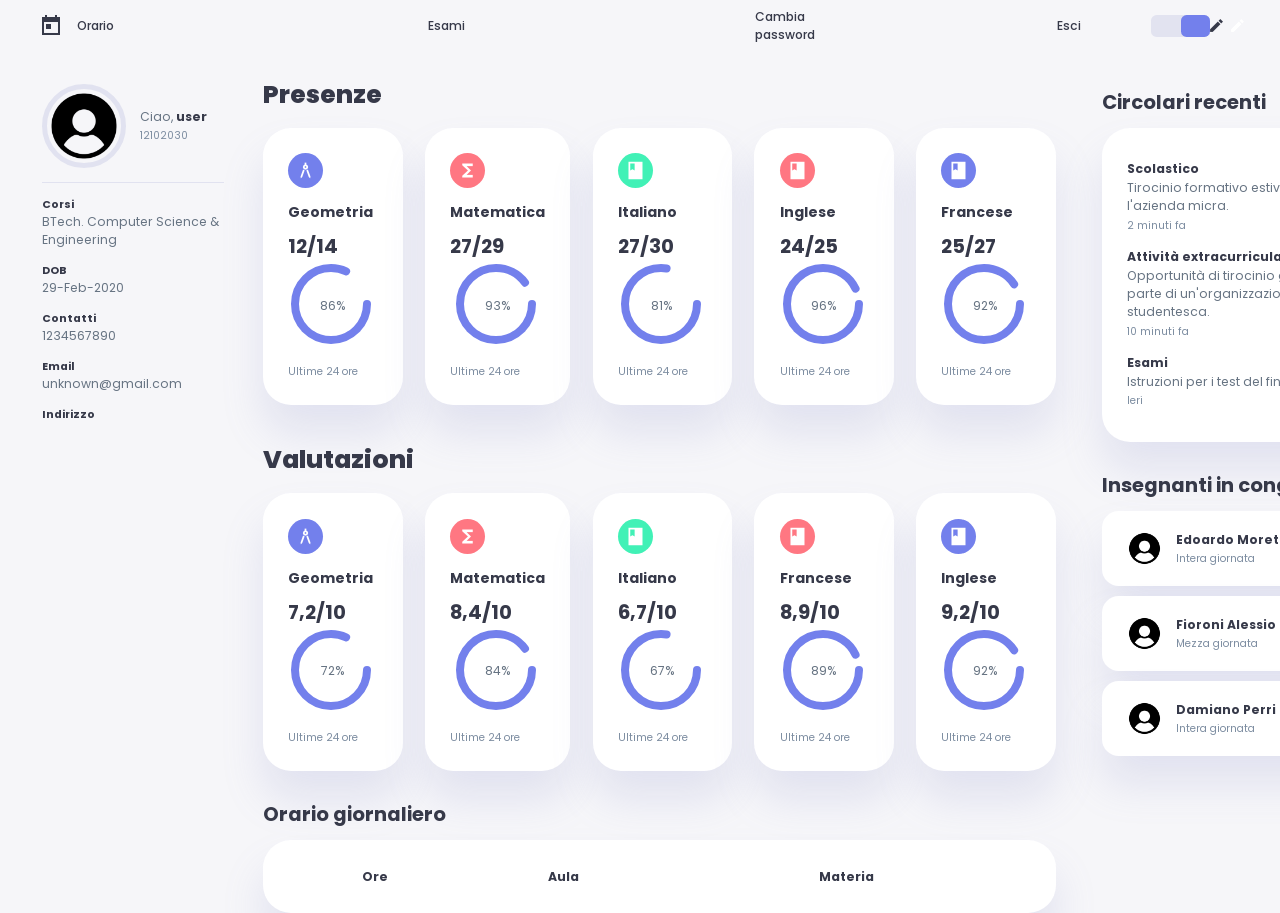
<file: public/pages/index.html>
<!DOCTYPE html>
<html lang="it">
<head>
    <meta charset="UTF-8">
    <meta http-equiv="X-UA-Compatible" content="IE=edge">
    <meta name="viewport" content="width=device-width, initial-scale=1.0">
    <title>Didattix | Home</title>
    <link rel="shortcut icon" href="../../private/images/logo.png">
    <link href="https://fonts.googleapis.com/icon?family=Material+Icons+Sharp" rel="stylesheet">
    <link rel="stylesheet" href="../../private/css/style.css">
</head>
<body>
    <header>
        <div class="logo" title="University Management System">
            <img src="../../private/images/logo.png" alt="logo">
            <h2>Di<span class="danger">Dattix</span></h2>
        </div>
        <div class="navbar">
            <a href="index.html" class="active">
                <span class="material-icons-sharp">home</span>
                <h3>Home</h3>
            </a>
            <a href="timetable.html" onclick="timeTableAll()">
                <span class="material-icons-sharp">today</span>
                <h3>Orario</h3>
            </a> 
            <a href="exam.html">
                <span class="material-icons-sharp">grid_view</span>
                <h3>Esami</h3>
            </a>
            <a href="password.html">
                <span class="material-icons-sharp">password</span>
                <h3>Cambia password</h3>
            </a>
            <a href="#">
                <span class="material-icons-sharp" onclick="">logout</span>
                <h3>Esci</h3>
            </a>
        </div>
        <div id="profile-btn">
            <span class="material-icons-sharp">person</span>
        </div>
        <div class="theme-toggler">
            <span class="material-icons-sharp active">light_mode</span>
            <span class="material-icons-sharp">dark_mode</span>
        </div>
        
    </header>
    <div class="container">
        <aside>
            <div class="profile">
                <div class="top">
                    <div class="profile-photo">
                        <img src="../../private/images/user-icon.png" alt="user">
                    </div>
                    <div class="info">
                        <p>Ciao, <b>user</b> </p>
                        <small class="text-muted">12102030</small>
                    </div>
                </div>
                <div class="about">
                    <h5>Corsi</h5>
                    <p>BTech. Computer Science & Engineering</p>
                    <h5>DOB</h5>
                    <p>29-Feb-2020</p>
                    <h5>Contatti</h5>
                    <p>1234567890</p>
                    <h5>Email</h5>
                    <p>unknown@gmail.com</p>
                    <h5>Indirizzo</h5>
                    <p></p>
                </div>
            </div>
        </aside>

        <main>
            <h1>Presenze</h1>
            <div class="subjects">
                <div class="eg">
                    <span class="material-icons-sharp">architecture</span>
                    <h3>Geometria</h3>
                    <h2>12/14</h2>
                    <div class="progress">
                        <svg><circle cx="38" cy="38" r="36"></circle></svg>
                        <div class="number"><p>86%</p></div>
                    </div>
                    <small class="text-muted">Ultime 24 ore</small>
                </div>
                <div class="mth">
                    <span class="material-icons-sharp">functions</span>
                    <h3>Matematica</h3>
                    <h2>27/29</h2>
                    <div class="progress">
                        <svg><circle cx="38" cy="38" r="36"></circle></svg>
                        <div class="number"><p>93%</p></div>
                    </div>
                    <small class="text-muted">Ultime 24 ore</small>
                </div>
                <div class="cs">
                    <span class="material-icons-sharp">book</span>
                    <h3>Italiano</h3>
                    <h2>27/30</h2>
                    <div class="progress">
                        <svg><circle cx="38" cy="38" r="36"></circle></svg>
                        <div class="number"><p>81%</p></div>
                    </div>
                    <small class="text-muted">Ultime 24 ore</small>
                </div>
                <div class="cg">
                    <span class="material-icons-sharp">book</span>
                    <h3>Inglese</h3>
                    <h2>24/25</h2>
                    <div class="progress">
                        <svg><circle cx="38" cy="38" r="36"></circle></svg>
                        <div class="number"><p>96%</p></div>
                    </div>
                    <small class="text-muted">Ultime 24 ore</small>
                </div>
                <div class="net">
                    <span class="material-icons-sharp">book</span>
                    <h3>Francese</h3>
                    <h2>25/27</h2>
                    <div class="progress">
                        <svg><circle cx="38" cy="38" r="36"></circle></svg>
                        <div class="number"><p>92%</p></div>
                    </div>
                    <small class="text-muted">Ultime 24 ore</small>
                </div>
            </div>

            <br><br>
            <h1>Valutazioni</h1>
            <div class="subjects">
                <div class="eg">
                    <span class="material-icons-sharp">architecture</span>
                    <h3>Geometria</h3>
                    <h2>7,2/10</h2>
                    <div class="progress">
                        <svg><circle cx="38" cy="38" r="36"></circle></svg>
                        <div class="number"><p>72%</p></div>
                    </div>
                    <small class="text-muted">Ultime 24 ore</small>
                </div>
                <div class="mth">
                    <span class="material-icons-sharp">functions</span>
                    <h3>Matematica</h3>
                    <h2>8,4/10</h2>
                    <div class="progress">
                        <svg><circle cx="38" cy="38" r="36"></circle></svg>
                        <div class="number"><p>84%</p></div>
                    </div>
                    <small class="text-muted">Ultime 24 ore</small>
                </div>
                <div class="cs">
                    <span class="material-icons-sharp">book</span>
                    <h3>Italiano</h3>
                    <h2>6,7/10</h2>
                    <div class="progress">
                        <svg><circle cx="38" cy="38" r="36"></circle></svg>
                        <div class="number"><p>67%</p></div>
                    </div>
                    <small class="text-muted">Ultime 24 ore</small>
                </div>
                <div class="cg">
                    <span class="material-icons-sharp">book</span>
                    <h3>Francese</h3>
                    <h2>8,9/10</h2>
                    <div class="progress">
                        <svg><circle cx="38" cy="38" r="36"></circle></svg>
                        <div class="number"><p>89%</p></div>
                    </div>
                    <small class="text-muted">Ultime 24 ore</small>
                </div>
                <div class="net">
                    <span class="material-icons-sharp">book</span>
                    <h3>Inglese</h3>
                    <h2>9,2/10</h2>
                    <div class="progress">
                        <svg><circle cx="38" cy="38" r="36"></circle></svg>
                        <div class="number"><p>92%</p></div>
                    </div>
                    <small class="text-muted">Ultime 24 ore</small>
                </div>
            </div>

            <div class="timetable" id="timetable">
                <div>
                    <span id="prevDay">&lt;</span>
                    <h2>Orario giornaliero</h2>
                    <span id="nextDay">&gt;</span>
                </div>
                <span class="closeBtn" onclick="timeTableAll()">X</span>
                <table>
                    <thead>
                        <tr>
                            <th>Ore</th>
                            <th>Aula</th>
                            <th>Materia</th>
                            <th></th>
                        </tr>
                    </thead>
                    <tbody></tbody>
                </table>
            </div>
        </main>

        <div class="right">
            <div class="announcements">
                <h2>Circolari recenti</h2>
                <div class="updates">
                    <div class="message">
                        <p><b>Scolastico</b><br>Tirocinio formativo estivo presso l'azienda micra.</p>
                        <small class="text-muted">2 minuti fa</small>
                    </div>
                    <div class="message">
                        <p><b>Attività extracurriculari</b><br>Opportunità di tirocinio globale da parte di un'organizzazione studentesca.</p>
                        <small class="text-muted">10 minuti fa</small>
                    </div>
                    <div class="message">
                        <p><b>Esami</b><br>Istruzioni per i test del fine trimestre.</p>
                        <small class="text-muted">Ieri</small>
                    </div>
                </div>
            </div>

            <div class="leaves">
                <h2>Insegnanti in congedo</h2>
                <div class="teacher">
                    <div class="profile-photo"><img src="../../private/images/user-icon.png" alt="pf"></div>
                    <div class="info">
                        <h3>Edoardo Moretti</h3>
                        <small class="text-muted">Intera giornata</small>
                    </div>
                </div>
                <div class="teacher">
                    <div class="profile-photo"><img src="../../private/images/user-icon.png" alt="pf"></div>
                    <div class="info">
                        <h3>Fioroni Alessio</h3>
                        <small class="text-muted">Mezza giornata</small>
                    </div>
                </div>
                <div class="teacher">
                    <div class="profile-photo"><img src="../../private/images/user-icon.png" alt="pf"></div>
                    <div class="info">
                        <h3>Damiano Perri</h3>
                        <small class="text-muted">Intera giornata</small>
                    </div>
                </div>
            </div>

        </div>
    </div>

    <script src="../../private/js/timeTable.js"></script>
    <script src="../../private/js/app.js"></script>
</body>
</html>
</file>
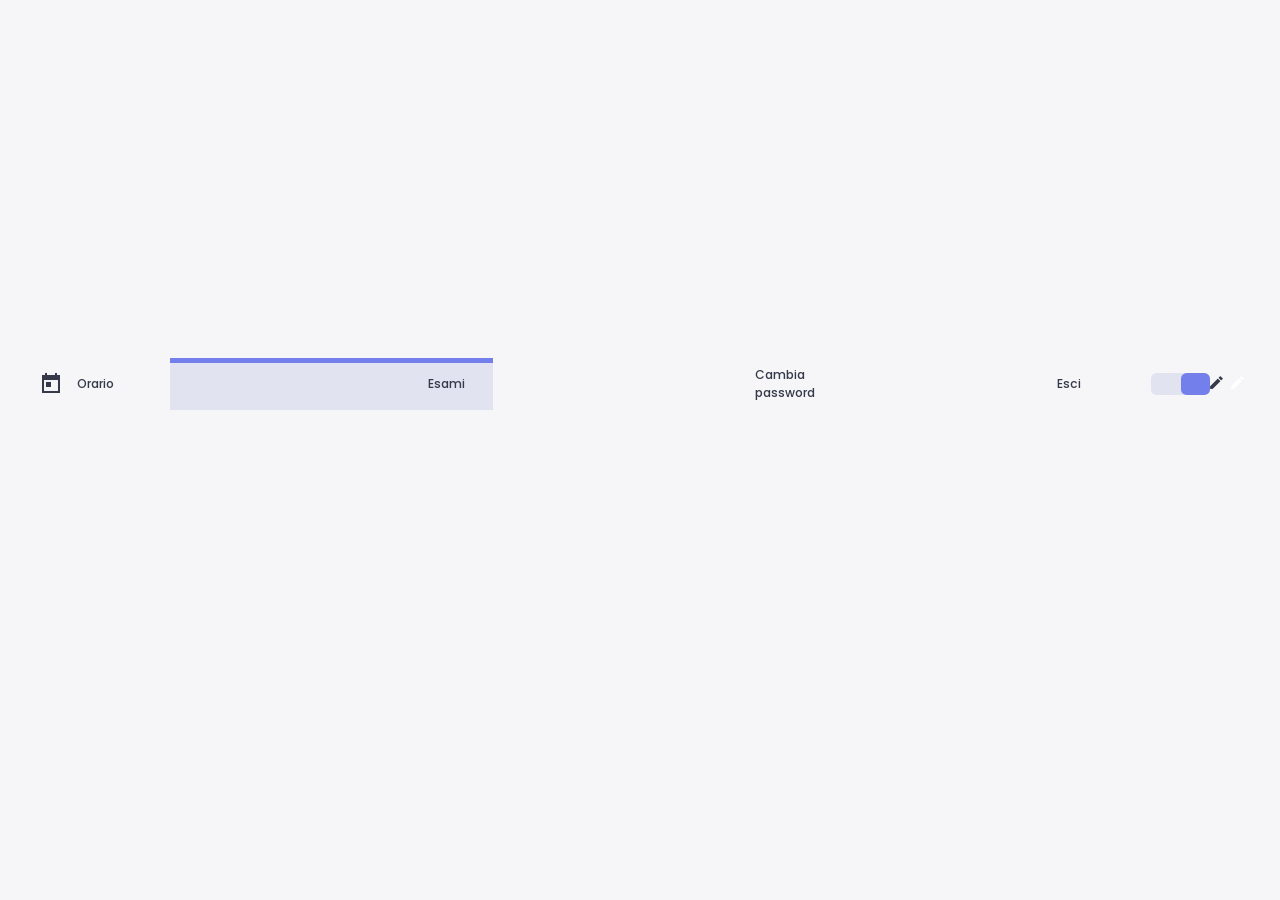
<file: public/pages/exam.html>
<!DOCTYPE html>
<html lang="it">
<head>
    <meta charset="UTF-8">
    <meta http-equiv="X-UA-Compatible" content="IE=edge">
    <meta name="viewport" content="width=device-width, initial-scale=1.0">
    <title>Didattix | Esami</title>
    <link href="https://fonts.googleapis.com/icon?family=Material+Icons+Sharp" rel="stylesheet">
    <link rel="shortcut icon" href="../../private/images/logo.png">
    <link rel="stylesheet" href="../../private/css/style.css">

    <style>
        body{overflow: hidden;}
        header{position: relative;}
        .exam{
            display: flex;
            align-items: center;
            justify-content: center;
            flex-direction: column;
            height: 80vh;
            width: 80%;
            margin: auto;
        }
    </style>
</head>
<body>
    <header>
        <div class="logo">
            <img src="../../private/images/logo.png" alt="logo">
            <h2>Di<span class="danger">Dattix</span></h2>
        </div>
        <div class="navbar">
            <a href="index.html">
                <span class="material-icons-sharp">home</span>
                <h3>Home</h3>
            </a>
            <a href="timetable.html" onclick="timeTableAll()">
                <span class="material-icons-sharp">today</span>
                <h3>Orario</h3>
            </a> 
            <a href="exam.html" class="active">
                <span class="material-icons-sharp">grid_view</span>
                <h3>Esami</h3>
            </a>
            <a href="password.html">
                <span class="material-icons-sharp">password</span>
                <h3>Cambia password</h3>
            </a>
            <a href="#">
                <span class="material-icons-sharp">logout</span>
                <h3>Esci</h3>
            </a>
        </div>
        <div id="profile-btn" style="display: none;">
            <span class="material-icons-sharp">person</span>
        </div>
        <div class="theme-toggler">
            <span class="material-icons-sharp active">light_mode</span>
            <span class="material-icons-sharp">dark_mode</span>
        </div>
    </header>

    <main>
        <div class="exam timetable">
            <h2>Esami disponibili</h2>
            <table>
                <thead>
                    <tr>
                        <th>Data</th>
                        <th>Ore</th>
                        <th>Materia</th>
                        <th>Aula</th>
                    </tr>
                </thead>
                <tbody>
                    <tr>
                        <td>13 Maggio 2025</td>
                        <td>09:00 - 12:00</td>
                        <td>Ialiano</td>
                        <td>IT-13</td>
                    </tr>
                    <tr>
                        <td>16 Maggio 2025</td>
                        <td>09:00 - 12:00</td>
                        <td>Inglese</td>
                        <td>ING-04</td>
                    </tr>
                    <tr>
                        <td>19 May 2025</td>
                        <td>09:00 - 12:00</td>
                        <td>Matematica</td>
                        <td>MT-05</td>
                    </tr>
                </tbody>
            </table>
        </div>
    </main>
    </main>

</body>

<script src="../../private/js/app.js"></script>
</html>
</file>
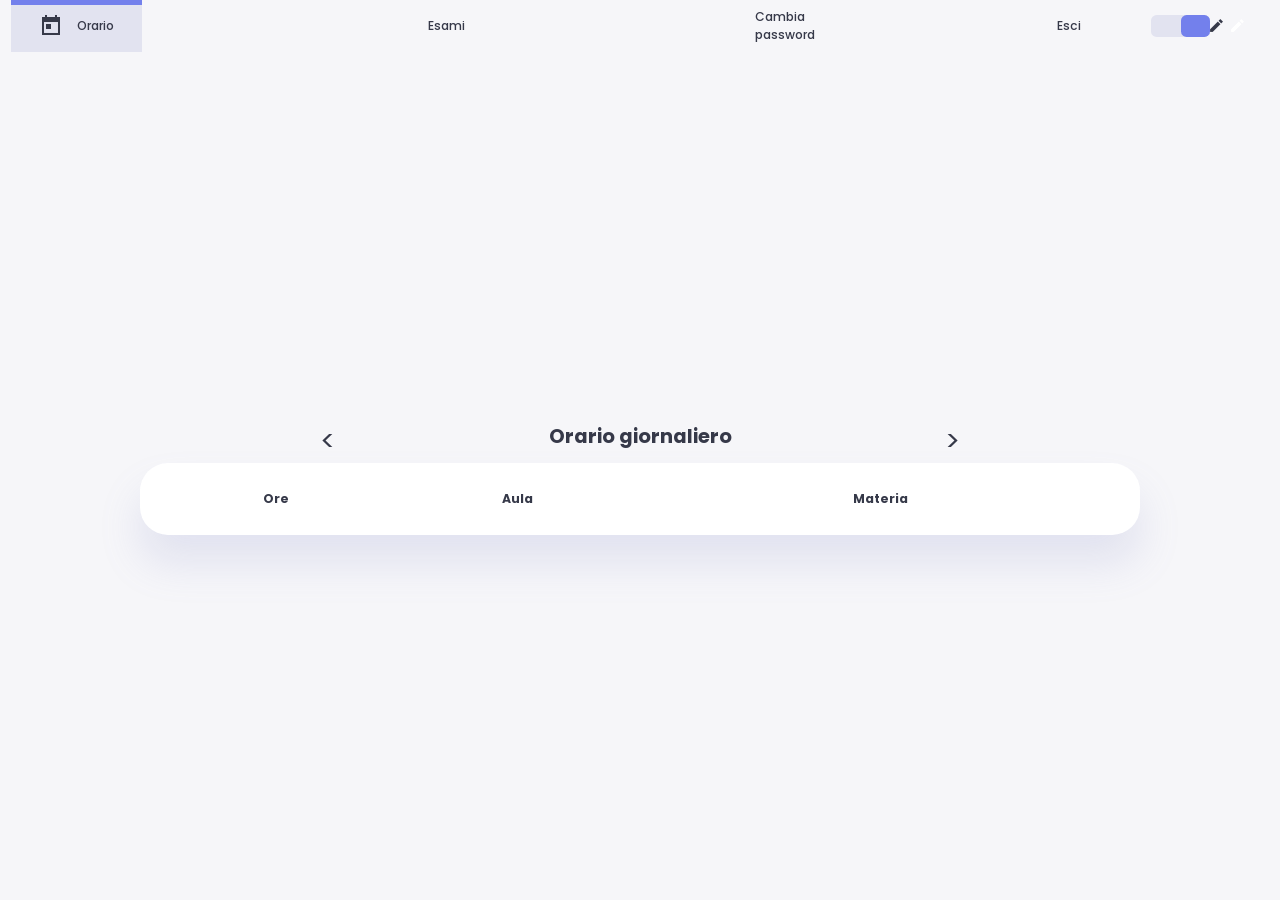
<file: public/pages/timetable.html>
<!DOCTYPE html>
<html lang="it">
<head>
    <meta charset="UTF-8">
    <meta http-equiv="X-UA-Compatible" content="IE=edge">
    <meta name="viewport" content="width=device-width, initial-scale=1.0">
    <title>Didattix | Orario</title>
    <link href="https://fonts.googleapis.com/icon?family=Material+Icons+Sharp" rel="stylesheet">
    <link rel="shortcut icon" href="../../private/images/logo.png">
    <link rel="stylesheet" href="../../private/css/style.css">
</head>
<body>
    <header>
        <div class="logo">
            <img src="../../private/images/logo.png" alt="logo">
            <h2>Di<span class="danger">Dattix</span></h2>
        </div>
        <div class="navbar">
            <a href="index.html">
                <span class="material-icons-sharp">home</span>
                <h3>Home</h3>
            </a>
            <a href="timetable.html" class="active" onclick="timeTableAll()">
                <span class="material-icons-sharp">today</span>
                <h3>Orario</h3>
            </a> 
            <a href="exam.html">
                <span class="material-icons-sharp">grid_view</span>
                <h3>Esami</h3>
            </a>
            <a href="password.html">
                <span class="material-icons-sharp">password</span>
                <h3>Cambia password</h3>
            </a>
            <a href="#">
                <span class="material-icons-sharp">logout</span>
                <h3>Esci</h3>
            </a>
        </div>
        <div id="profile-btn" style="display: none;">
            <span class="material-icons-sharp">person</span>
        </div>
        <div class="theme-toggler">
            <span class="material-icons-sharp active">light_mode</span>
            <span class="material-icons-sharp">dark_mode</span>
        </div>
        
    </header>

    <main style="margin: 0;">
        <div class="timetable active" id="timetable">
            <div>
                <span id="prevDay">&lt;</span>
                <h2>Orario giornaliero</h2>
                <span id="nextDay">&gt;</span>
            </div>
            <table>
                <thead>
                    <tr>
                        <th>Ore</th>
                        <th>Aula</th>
                        <th>Materia</th>
                        <th></th>
                    </tr>
                </thead>
                <tbody></tbody>
            </table>
        </div>
    </main>

</body>

<script src="../../private/js/timeTable.js"></script>
<script src="../../private/js/app.js"></script>
</html>
</file>
<file: private/css/style.css>
@import url('https://fonts.googleapis.com/css2?family=Cairo:wght@200;300;400;500;600;700;800;900&family=Poppins:wght@300;400;500;600;700;800&display=swap');

:root{
    --color-primary: #7380ec;
    --color-danger: #ff7782;
    --color-success: #41f1b6;
    --color-warning: #ffbb55;
    --color-white: #fff;
    --color-info: #7d8da1;
    --color-dark: #363949;
    --color-light: rgba(132, 139, 200, 0.18);
    --color-dark-varient: #677483;
    --color-background: #f6f6f9;
    
    --card-border-radius: 2rem;
    --border-radius-1: 0.4rem;
    --border-radius-2: 1.2rem;

    --card-padding: 1.8rem;
    --box-shadow: 0 2rem 3rem var(--color-light)    
}

.dark-theme{
    --color-background: #181a1e;
    --color-white: #202528;
    --color-dark: #edeffd;
    --color-dark-varient: #a3bdcc;
    --color-light: rgba(0,0,0,0.4);
    --box-shadow: 0 2rem 3rem var(--color-light)
}


*{
    margin:0;
    padding: 0;
    text-decoration: none;
    list-style: none;
    box-sizing: border-box;
}

html{
    font-size: 14px;
    scroll-behavior: smooth;
}
body{
    font-family: 'Poppins', sans-serif;
    font-size: .88rem;
    background: var(--color-background);
    user-select: none;
    overflow-x: hidden;
    color: var(--color-dark);
    display: flex;
}
*{
    color: var(--color-dark);
}
img{
    display: block;
    width: 100%;
}
h1{
    font-weight: 800;
    font-size: 1.8rem;
}
h2{font-size: 1.4rem;}
h3{font-size: .87rem;}
h4{font-size: .8rem;}
h5{font-size: .77rem;}
small{font-size: .75rem;}

.text-muted{color: var(--color-info);}
p{color: var(--color-dark-varient);}
b{color: var(--color-dark);}

.primary{color: var(--color-primary);}
.danger{color: var(--color-danger);}
.success{color: var(--color-success)}
.warning{color: var(--color-warning);}

.container{
    position: relative;
    display: grid;
    width: 93%;
    margin: 0 3rem;
    gap: 1.8rem;
    grid-template-columns: 14rem auto 23rem;
    padding-top: 4rem;
}
header h3{font-weight: 500;} 
header{
    position: fixed;
    width: 100vw;
    z-index: 1000;
    background-color: var(--color-background);
}
header.active{box-shadow: var(--box-shadow);}
header .logo{
    display: flex;
    gap: .8rem;
    margin-right: auto;
}
header .logo img{
    width: 2rem;
    height: 2rem;
}

header,
header .navbar{
    display: flex;
    align-items: center;
    justify-content: flex-end;
    padding: 0 3rem;
    color: var(--color-info);
}
header .navbar a{
    display: flex;
    margin-left: 2rem;
    gap: 1rem;
    align-items: center;
    justify-content: space-between;
    position: relative;
    height: 3.7rem;
    transition: all 300ms ease;
    padding: 0 2rem;
}
header .navbar a:hover {
    padding-top: 1.5rem;
}
header .navbar a.active{
    background: var(--color-light);
    color: var(--color-primary);
}
header .navbar a.active::before{
    content: "";
    background-color: var(--color-primary);
    position: absolute;
    height: 5px;
    width: 100%;
    left: 0;top: 0;
}
header #profile-btn{
    display: none;
    font-size: 2rem;
    margin: .5rem 2rem 0 0;
    cursor: pointer;
}
header .theme-toggler{
    background: var(--color-light);
    display: flex;
    justify-content: space-between;
    align-items: center;
    height: 1.6rem;
    width: 4.2rem;
    cursor: pointer;
    border-radius: var(--border-radius-1);
    margin-right: 2rem;
}
header .theme-toggler span{
    font-size: 1.2rem;
    width: 50%;
    height: 100%;
    display: flex;
    align-items: center;
    justify-content: center;
}
header .theme-toggler span.active{
    background-color: var(--color-primary);
    color: white;
    border-radius: var(--border-radius-1);
}

/* Profile section  */
aside .profile{
    margin-top: 2rem;
    width: 13rem;
    position: fixed;
}
aside .profile .top{
    display: flex;
    align-items: center;
    gap: 1rem;
    border-bottom: 1px solid var(--color-light);
    padding-bottom: 1rem;
}
aside .profile .top:hover .profile-photo{
    scale: 1.05;
}
aside .profile .top .profile-photo{
    width: 6rem;
    height: 6rem;
    border-radius: 50%;
    overflow: hidden;
    border: 5px solid var(--color-light);
    transition: all 400ms ease;
}
aside .profile .about p{
    padding-bottom: 1rem;
}
aside .profile .about{
    margin-top: 1rem;
}

/* Home Section */
main{
    position: relative;
    margin-top: 1.4rem;
}
main .subjects{
    display: grid;
    grid-template-columns: repeat(5, 1fr);
    gap: 1.6rem;
}

main .subjects > div.presente { background: green; }
main .subjects > div.presente h2 { font-size: 30px; color: #fff; }
main .subjects > div.assente { background: red; }
main .subjects > div.assente h2 { font-size: 30px; color: #fff; }
main .subjects > div.ritardo { background: darkgoldenrod; }
main .subjects > div.ritardo h2 { font-size: 30px; color: #fff; }
main .subjects > div.uscita { background: gold; color: #fff; }
main .subjects > div.uscita h2 { font-size: 30px; }
main .subjects > div{
    background-color: var(--color-white);
    padding: var(--card-padding);
    border-radius: var(--card-border-radius);
    margin-top: 1rem;
    box-shadow: var(--box-shadow);
    transition: all 300ms ease;
}
main .subjects > div:hover{
    box-shadow: none;
}
main .subjects > div span{
    background-color: var(--color-primary);
    padding: .5rem;
    border-radius: 50%;
    color: var(--color-white);
    font-size: 1.5rem;
}
main .subjects > div.mth span,main .subjects > div.cg span{background: var(--color-danger);}
main .subjects > div.cs span{background: var(--color-success);}

main .subjects h3{
    margin: 1rem 0 0.6rem;
    font-size: 1rem;
}
main .subjects .progress{
    position: relative;
    width: 89px;
    height: 89px;
    border-radius: 50%;
    margin: auto;
}
main .subjects svg circle{
    fill: none;
    stroke: var(--color-primary);
    stroke-width: 8;
    stroke-linecap: round;
    transform: translate(5px, 5px);
    stroke-dasharray: 110;
    stroke-dashoffset: 92;
}
main .subjects .eg svg circle{
    stroke-dashoffset: 25;
    stroke-dasharray: 210;
}
main .subjects .mth svg circle{
    stroke-dashoffset: 7;
    stroke-dasharray: 210;
}
main .subjects .cs svg circle{
    stroke-dashoffset: 35;
    stroke-dasharray: 210;
}
main .subjects .cg svg circle{
    stroke-dashoffset: 0;
    stroke-dasharray: 210;
}
main .subjects .net svg circle{
    stroke-dashoffset: 5;
    stroke-dasharray: 210;
}
main .subjects .progress .number{
    position: absolute;
    top: 0;left: 0;
    height: 100%;
    width: 100%;
    display: flex;
    justify-content: center;
    align-items: center;
}
main .subjects small{
    margin-top: 1rem;
    display: block;
}
main h1 span{
    font-weight: normal;
    font-size: 15px;
}
main h1 a{
    text-decoration: underline;
}

/* ==== Edit user ==== */
.user-details-card {
    margin-top: 2rem;
    background: var(--color-white);
    padding: 2rem;
    border-radius: var(--card-border-radius);
    box-shadow: var(--box-shadow);
    max-width: 1000px;
    width: 100%;
}

.user-details-card table {
    width: 100%;
    border-collapse: collapse;
    font-size: 1.1rem;
}

.user-details-card th,
.user-details-card td {
    text-align: left;
    padding: 1rem 1.5rem;
    border-bottom: 1px solid #ddd;
}
.user-details-card th{
    color: var(--color-primary);
    font-weight: 600;
    width: 30%;
}
.stato {
    display: inline-block;
    width: 25px;
    height: 25px;
    line-height: 25px;
    text-align: center;
    font-weight: bold;
    color: white;
    border-radius: 4px;
    font-family: Arial, sans-serif;
}
.presente {
    background-color: #28a745;
}

.assente {
    background-color: #dc3545;
}

.edit-actions{
    margin-top: 1.5rem;
    display: flex;
    justify-content: space-between;
}
.buttons{
    display: flex;
    gap: 1rem;
    margin-top: 1rem;
}
.btn-discord{
    display: inline-block;
    padding: 0.8rem 1.6rem;
    border-radius: 8px;
    font-weight: 600;
    text-decoration: none;
    color: white;
    transition: background 0.3s ease, transform 0.2s ease;
}
.btn-blue{
    background-color: #5865F2;
}
.btn-blue:hover{
    background-color: #4752c4;
    transform: translateY(-2px);
}
.btn-red{
    background-color: #ED4245;
}
.btn-red:hover{
    background-color: #c73134;
    transform: translateY(-2px);
}

/* ==== Popup ==== */
.popup-overlay{
    cursor: pointer;
    position: fixed;
    top: 0;
    left: 0;
    width: 100%;
    height: 100%;
    background: rgba(0,0,0,0.6);
    display: none;
    align-items: center;
    justify-content: center;
    z-index: 9999;
}
.popup-box{
    background: var(--color-background);
    padding: 2rem;
    border-radius: 10px;
    text-align: left;
    max-width: 400px;
    width: 90%;
    box-shadow: 0 0 15px rgba(0,0,0,0.3);
}
.popup-buttons{
    margin-top: 1.5rem;
    display: flex;
    justify-content: space-around;
}
.popup-buttons .btn-discord{
    padding: .5rem 1rem;
    cursor: pointer;
}

/* ==== Search user bar ==== */
.search-user-bar {
    display: flex;
    align-items: center;
    gap: 10px;
    flex-wrap: wrap;
}
.search-user-bar .search-user-div{
    display: flex;
    align-items: center;
    gap: 5px;
    padding: 5px 10px;
    font-size: 1rem;
    background: var(--color-white);
    border: 1px solid var(--color-light);
    border-radius: 5px;
    box-shadow: var(--box-shadow);
}
.search-user-bar .search-user{
    padding: 10px;
    font-size: 1rem;
    background: var(--color-background);
    border: 0.5px solid var(--color-background);
    border-radius: 5px
}
.search-user-bar .search-user-div span.material-icons-sharp {
    color: var(--color-info);
    font-size: 1.8rem;
}
.search-user-bar .search-user-div input {
    border: none;
    outline: none;
    background: transparent;
    font-size: 1rem;
}

main .timetable{
    margin-top: 2rem;
}
main .timetable h2{
    margin-bottom: .8rem;
}
main .timetable table{
    background-color: var(--color-white);
    width: 100%;
    border-radius: var(--card-border-radius);
    padding: var(--card-padding);
    text-align: center;
    box-shadow: var(--box-shadow);
    transition: all 300ms ease;
}
main .timetable span{display: none;}
main .timetable table:hover{box-shadow: none;}
main table tbody td{
    height: 2.8rem;
    border-bottom: 1px solid var(--color-light);
    color: var(--color-dark-varient);
}
main table tbody tr:last-child td{border: none;}

main .timetable.active{
    width: 100%;
    height: 100vh;
    position: fixed;
    top: 0;left: 0;
    display: flex;
    flex-direction: column;
    align-items: center;
    justify-content: center;
}
main .timetable.active h2{
    color: var(--color-dark);
}
main .timetable.active table{
    width: 90%;
    max-width: 1000px;
    position: relative;
}
main .timetable.active span{
    display: block;
    font-size: 2rem;
    color: var(--color-dark);
    cursor: pointer;
}
.timetable div{
    position: relative;
    width: 50%;
    display: flex;
    align-items: center;
    justify-content: space-between;
}
main .timetable.active .closeBtn{
    position: absolute;
    top: 5%;right: 5%;
}


/* Right  */
.right{margin-top: 2.2rem;padding-left: 1.5rem;}

.right .announcements h2{margin-bottom: .8rem;}
.right .announcements .updates{
    background-color: var(--color-white);
    padding: var(--card-padding);
    border-radius: var(--card-border-radius);
    box-shadow: var(--box-shadow);
    transition: all 300ms ease;
}
.right .announcements .updates:hover{box-shadow: none;}
.right .announcements .updates .message{
    gap: 1rem;
    line-height: 1.5;
    padding: .5rem 0;
}

/* Teachers on leave  */
.right .leaves{margin-top: 2rem;}
.right .leaves h2{margin-bottom: .8rem;}
.right .leaves .teacher{
    background: var(--color-white);
    display: flex;
    align-items: center;
    gap: 1rem;
    margin-bottom: .7rem;
    padding: 1.4rem var(--card-padding);
    border-radius: var(--border-radius-2);
    transition: all 300ms ease;
    box-shadow: var(--box-shadow);
}
.right .profile-photo{
    width: 2.5rem;
    height: 2.5rem;
    border-radius: 50%;
    overflow: hidden;
}
.right .leaves .teacher:hover{box-shadow: none;}

/* ==== Student ==== */
.student-list{
    margin-top: 20px;
    display: flex;
    flex-direction: column;
    gap: 16px;
}
.student-details{
    display: flex;
    align-items: center;
    gap: 12px;
    margin-right: 50px;
}
.student-card{
    display: flex;
    justify-content: space-between;
    align-items: center;
    background: var(--color-light);
    padding: 16px 20px;
    border-radius: 12px;
    box-shadow: 0 2px 10px rgba(0,0,0,0.08);
}
.student-number{
    width: 32px;
    font-size: 1.1rem;
    font-weight: bold;
    color: #555;
    display: flex;
    align-items: center;
    justify-content: center;
}
.student-info h3{
    margin: 0;
    font-size: 1.3rem;
    color: #333;
}
.student-info p{
    margin: 4px 0 0;
    color: #666;
    font-size: 0.95rem;
}
.student-status{
    display: flex;
    gap: 10px;
}
.status{
    width: 36px;
    height: 36px;
    display: flex;
    align-items: center;
    justify-content: center;
    font-weight: bold;
    color: white;
    border-radius: 6px;
    font-size: 1.1rem;
    cursor: pointer;
    user-select: none;
}
.status.present{
    /*background: #27ae60;*/
    background: #78ca9a;
}
.status.absent{
    /*background: #e74c3c;*/
    background: #a7736d;
}
.status.present.selected{
    background: #028a3b;
}
.status.absent.selected{
    background: #b61200;
}
.status.delete{
    border: none;
    background: darkred;
    padding: 0;
    margin: 0;
    cursor: pointer;
    font: inherit;
    width: 36px;
    height: 36px;
    display: flex;
    align-items: center;
    justify-content: center;
    font-weight: bold;
    border-radius: 6px;
    font-size: 25px;
    user-select: none;
}
.status.delete .material-icons-sharp{
    color: white;
}
.d-status{
    width: 25px;
    height: 25px;
    display: flex;
    align-items: center;
    justify-content: center;
    font-weight: bold;
    color: white;
    border-radius: 6px;
    font-size: 15px;
    cursor: pointer;
    user-select: none;
}
.d-status.delay{background: rgb(255, 187, 0);}
.d-status.exit{background: rgb(100, 161, 0);}
.d-status.evaluate{background: rgb(75, 128, 0);}

.options{
    position: relative;
    display: flex;
}
.dropdown-content{
    display: none;
    position: absolute;
    top: 30px;
    right: 5px;
    background: var(--color-background);
    min-width: 170px;
    border-radius: 10px;
    box-shadow: 0px 8px 16px 0px rgba(0,0,0,0.2);
    z-index: 1;
}
.dropdown-content a{
    display: flex;
    align-items: center;
    color: var(--color-dark);
    padding: 12px 16px;
    text-decoration: none;
    border-radius: 10px;
    font-size: 12px;
    gap: 8px
}
.dropdown-content a:hover{background: var(--color-light)}
.dropdown:hover .dropdown-content{
    display: block;
}

/* Class calendar */
.search-user-div input[type="text"]{
    display: flex;
    padding: 10px;
    font-size: 1rem;
    color: var(--color-dark);
    background: var(--color-background);
    border: none;
    outline: none;
    border-radius: 5px;
    box-shadow: var(--box-shadow);
    cursor: pointer;
}
input[type="text"]::-webkit-calendar-picker-indicator{
    filter: invert(1);
    cursor: pointer;
}
input[type="text"]::-moz-focus-inner{
    border: 0;
}
input[type="text"]:focus{
    outline: 2px solid var(--color-primary);
}

/* NOTES */
.note-tooltip {
    position: relative;
    cursor: pointer;
    display: inline-block;
}
.note-tooltip::after {
    content: attr(data-desc);
    position: absolute;
    bottom: 125%;
    left: 50%;
    transform: translateX(-50%);
    background: #000;
    color: #fff;
    padding: 8px 12px;
    border-radius: 6px;
    font-size: 0.9rem;
    white-space: normal;
    min-width: 200px;
    max-width: 320px;
    text-align: left;
    line-height: 1.5;
    opacity: 0;
    pointer-events: none;
    transition: opacity 0.2s ease-in-out;
    z-index: 20;
    font-family: Arial, sans-serif;
}
.note-tooltip:hover::after {
    opacity: 1;
}

/* MEDIA QUERIES  */
@media screen and (max-width: 1200px){
    html{font-size: 12px;}
    .container{
        grid-template-columns: 13rem auto 20rem;
    }
    header{position: fixed;}
    .container{padding-top: 4rem;}
    header .logo h2{display: none;}
    header .navbar h3{display: none;}
    header .navbar a{width: 4.5rem; padding: 0 1rem;}

    main .subjects{
        grid-template-columns: repeat(2, 1fr);
        gap: 1;
    }
    main .timetable{
        width: 150%;
        position: absolute;
        padding: 4rem 0 0 0;
    }
}


@media screen and (max-width: 768px){
    html{font-size: 10px;}
    header{padding: 0 .8rem;}
    .container{width: 100%; grid-template-columns: 1fr;margin: 0;}
    header #profile-btn{display: inline;}
    header .navbar{padding: 0;}
    header .navbar a{margin: 0 .5rem 0 0;}
    header .theme-toggler{margin: 0;}
    aside{
        position: absolute;
        top: 4rem;left: 0;right: 0;
        background-color: var(--color-white);
        padding-left: 2rem;
        transform: translateX(-100%);
        z-index: 10;
        width:18rem;
        height: 100%;
        box-shadow: 1rem 3rem 4rem var(--color-light);
        transition: all 2s ease;
    }
    aside.active{
        transform: translateX(0);
    }
    main{padding: 0 2rem;}
    main .timetable{
        position: relative;
        margin: 3rem 0 0 0;
        width: 100%;
    }
    main .timetable table{
        width: 100%;
        margin: 0;
    }
    .right{
        width: 100%;
        padding: 2rem;
    }
}
</file>
